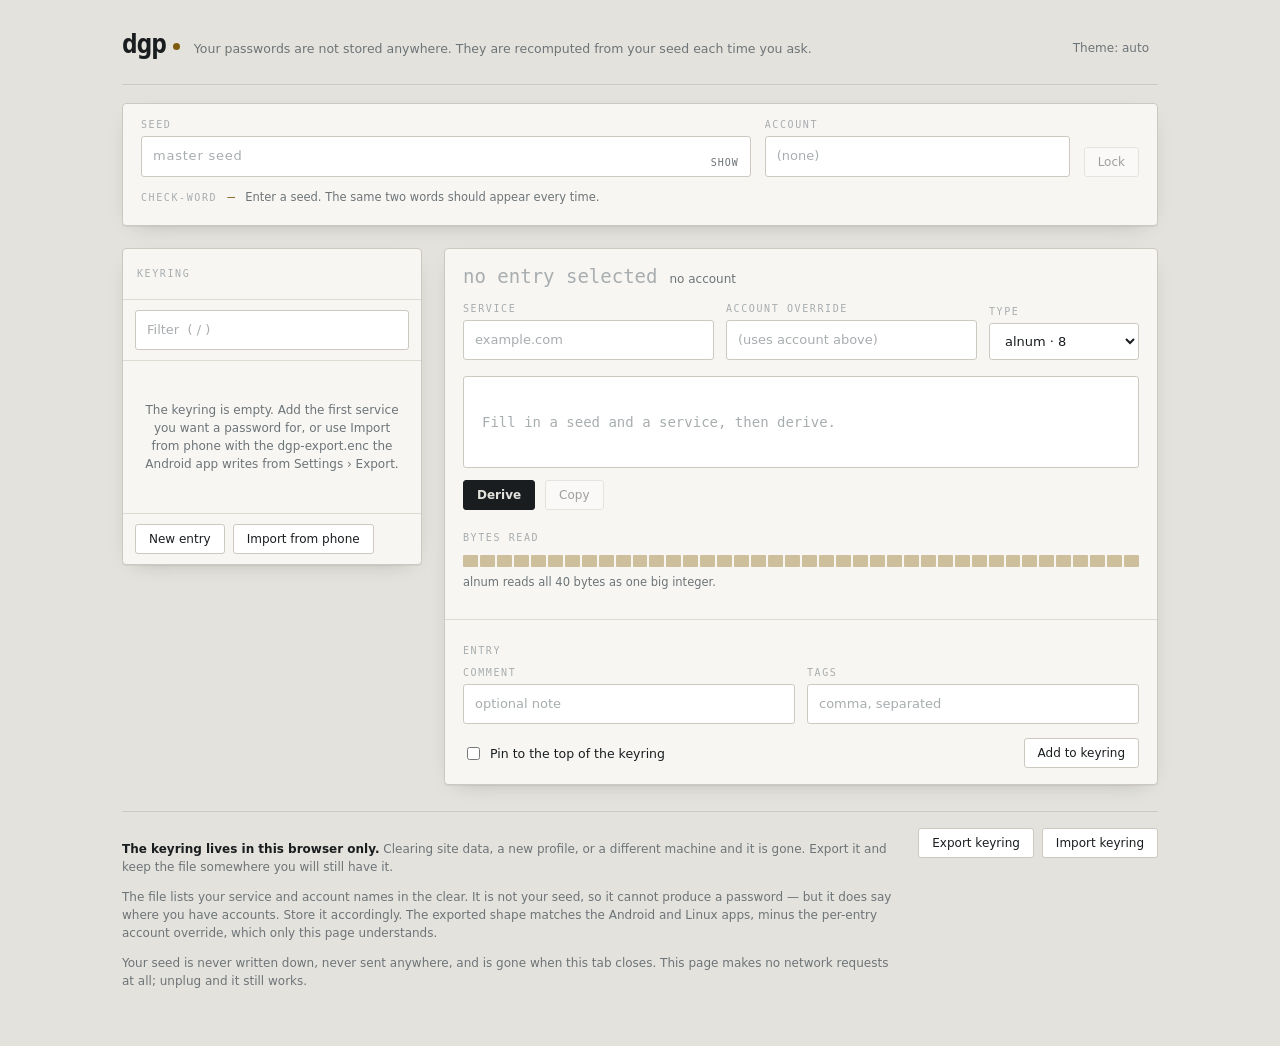
<file: web/index.html>
<!doctype html>
<html lang="en" data-theme="auto">
<head>
<meta charset="utf-8">
<meta name="viewport" content="width=device-width, initial-scale=1">
<meta name="referrer" content="no-referrer">
<meta name="theme-color" content="#e4e2dc" media="(prefers-color-scheme: light)">
<meta name="theme-color" content="#101416" media="(prefers-color-scheme: dark)">
<!-- Enforced, not merely intended: default-src 'none' plus connect-src 'none'
     means the browser itself refuses every fetch, socket, beacon, font, image
     and stylesheet this page could ever try to make. Inline script and style are
     the only allowances, because the page is one file with everything in it.
     If a future edit adds a network call, it does not degrade quietly - it is
     blocked. -->
<meta http-equiv="Content-Security-Policy"
      content="default-src 'none'; script-src 'unsafe-inline'; style-src 'unsafe-inline'; connect-src 'none'; img-src 'none'; font-src 'none'; object-src 'none'; frame-src 'none'; base-uri 'none'; form-action 'none'">
<title>dgp</title>
<style>
/* ------------------------------------------------------------------ tokens
   One warm colour on a grey machine. Everything on this page is instrument
   housing - hairlines, stone, slate - except the derived string, which is the
   only saturated thing you will ever see here. That is the whole visual rule;
   if a second thing starts competing for the brass, the second thing is wrong. */
:root {
  color-scheme: light;
  --bg:      #e4e2dc;
  --surface: #f7f6f3;
  --raised:  #ffffff;
  --ink:     #191d1f;
  --muted:   #6d7478;
  --faint:   #a8adaf;
  --line:    #cdc9c1;
  --line-soft: #ded9d1;
  --brass:   #7d5c12;
  --brass-dim: #9c7c33;
  --danger:  #8c2f22;
  --cell:    #d3cec5;
  --focus:   #1c4f7a;
  --shadow:  0 1px 0 rgba(25,29,31,.05), 0 6px 22px -14px rgba(25,29,31,.4);
}
@media (prefers-color-scheme: dark) {
  :root:not([data-theme="light"]) {
    color-scheme: dark;
    --bg:      #101416;
    --surface: #191e21;
    --raised:  #212729;
    --ink:     #e7eae8;
    --muted:   #8d9793;
    --faint:   #5e6866;
    --line:    #2c3336;
    --line-soft: #242a2d;
    --brass:   #dcae55;
    --brass-dim: #b08c3e;
    --danger:  #e08373;
    --cell:    #333b3e;
    --focus:   #6fb2e6;
    --shadow:  0 1px 0 rgba(0,0,0,.3), 0 8px 26px -16px rgba(0,0,0,.9);
  }
}
:root[data-theme="dark"] {
  color-scheme: dark;
  --bg:      #101416;
  --surface: #191e21;
  --raised:  #212729;
  --ink:     #e7eae8;
  --muted:   #8d9793;
  --faint:   #5e6866;
  --line:    #2c3336;
  --line-soft: #242a2d;
  --brass:   #dcae55;
  --brass-dim: #b08c3e;
  --danger:  #e08373;
  --cell:    #333b3e;
  --focus:   #6fb2e6;
  --shadow:  0 1px 0 rgba(0,0,0,.3), 0 8px 26px -16px rgba(0,0,0,.9);
}

/* Monospace is the display face here, not the code face. Everything this tool
   produces is a fixed-width string, so the page is set in the shape of its own
   output; the humanist sans is demoted to captions and running text. */
:root {
  --mono: ui-monospace, "DejaVu Sans Mono", "Liberation Mono", "SF Mono", Menlo, Consolas, monospace;
  --sans: system-ui, -apple-system, Cantarell, "Segoe UI", Roboto, "Helvetica Neue", Arial, sans-serif;
}

* { box-sizing: border-box; }
html, body { height: 100%; }
body {
  margin: 0;
  background: var(--bg);
  color: var(--ink);
  font: 400 14px/1.55 var(--sans);
  -webkit-font-smoothing: antialiased;
}
:where(a) { color: var(--focus); }
:focus-visible {
  outline: 2px solid var(--focus);
  outline-offset: 2px;
  border-radius: 2px;
}

/* -------------------------------------------------------------- primitives */
.eyebrow {
  font: 500 10px/1 var(--mono);
  letter-spacing: .16em;
  text-transform: uppercase;
  color: var(--faint);
}
.hint { font-size: 12px; line-height: 1.5; color: var(--muted); }
.hint strong { font-weight: 600; color: var(--ink); }
.hint + .hint { margin-top: 8px; }

button, input, select, textarea { font: inherit; color: inherit; }
.btn {
  font: 500 12px/1 var(--sans);
  padding: 8px 13px;
  border: 1px solid var(--line);
  border-radius: 3px;
  background: var(--raised);
  color: var(--ink);
  cursor: pointer;
  white-space: nowrap;
  transition: border-color .12s, background .12s;
}
@media (hover: hover) { .btn:hover:not(:disabled) { border-color: var(--muted); } }
.btn:disabled { opacity: .4; cursor: not-allowed; }
.btn-quiet {
  border-color: transparent;
  background: transparent;
  color: var(--muted);
  padding: 6px 8px;
}
@media (hover: hover) { .btn-quiet:hover:not(:disabled) { color: var(--ink); border-color: var(--line); } }
@media (hover: hover) { .btn-danger:hover:not(:disabled) { color: var(--danger); border-color: var(--danger); } }
.btn-primary {
  border-color: var(--ink);
  background: var(--ink);
  color: var(--bg);
  font-weight: 600;
}
@media (hover: hover) { .btn-primary:hover:not(:disabled) { background: var(--muted); border-color: var(--muted); } }

.field { display: block; }
.field > .eyebrow { display: block; margin-bottom: 6px; }
.input {
  width: 100%;
  padding: 9px 11px;
  border: 1px solid var(--line);
  border-radius: 3px;
  background: var(--raised);
  font-family: var(--mono);
  font-size: 13px;
}
.input::placeholder { color: var(--faint); font-family: var(--sans); }
select.input { font-family: var(--sans); cursor: pointer; }

/* ------------------------------------------------------------------ chrome */
.page {
  max-width: 1080px;
  margin: 0 auto;
  padding: 26px 22px 44px;
}
.masthead {
  display: flex;
  align-items: baseline;
  gap: 14px;
  flex-wrap: wrap;
  padding-bottom: 14px;
  border-bottom: 1px solid var(--line);
}
.wordmark {
  font: 600 26px/1 var(--mono);
  letter-spacing: -.04em;
}
.wordmark::after {
  content: "";
  display: inline-block;
  width: 7px; height: 7px;
  margin-left: 7px;
  border-radius: 50%;
  background: var(--brass);
  vertical-align: 3px;
}
.tagline { font-size: 12.5px; color: var(--muted); flex: 1 1 240px; }
.masthead .btn-quiet { align-self: center; }

/* ---------------------------------------------------------------- identity
   The seed bar. Nothing below it does anything until this is filled, so it sits
   above the fold as a gate rather than as one field among many. */
.identity {
  margin: 18px 0 22px;
  padding: 16px 18px;
  background: var(--surface);
  border: 1px solid var(--line);
  border-radius: 4px;
  box-shadow: var(--shadow);
}
.identity-row {
  display: grid;
  grid-template-columns: minmax(0, 2fr) minmax(0, 1fr) auto;
  gap: 14px;
  align-items: end;
}
.seed-wrap { position: relative; }
.seed-wrap .input { padding-right: 58px; letter-spacing: .06em; }
.seed-reveal {
  position: absolute;
  right: 4px; bottom: 4px;
  padding: 5px 8px;
  font: 500 10px/1 var(--mono);
  letter-spacing: .1em;
  text-transform: uppercase;
  border: 0; border-radius: 2px;
  background: transparent;
  color: var(--muted);
  cursor: pointer;
}
@media (hover: hover) { .seed-reveal:hover { color: var(--ink); } }
.identity-actions { display: flex; gap: 8px; }
@media (max-width: 640px) {
  .identity-row { grid-template-columns: minmax(0, 1fr); }
  .identity-actions { justify-content: flex-end; }
}

.checkword {
  margin-top: 12px;
  display: flex;
  align-items: baseline;
  gap: 10px;
  flex-wrap: wrap;
  min-height: 20px;
}
.checkword-value {
  font: 500 13px/1 var(--mono);
  color: var(--brass);
  letter-spacing: .01em;
}
.checkword-note { font-size: 11.5px; color: var(--muted); }

/* ------------------------------------------------------------------- board */
.board {
  display: grid;
  grid-template-columns: minmax(240px, 300px) minmax(0, 1fr);
  gap: 22px;
  align-items: start;
}
@media (max-width: 780px) {
  .board { grid-template-columns: minmax(0, 1fr); }
}
.panel {
  background: var(--surface);
  border: 1px solid var(--line);
  border-radius: 4px;
  box-shadow: var(--shadow);
}
.panel-head {
  display: flex;
  align-items: center;
  justify-content: space-between;
  gap: 10px;
  padding: 12px 14px;
  border-bottom: 1px solid var(--line-soft);
}

/* ----------------------------------------------------------------- keyring */
.keyring-filter { padding: 10px 12px; border-bottom: 1px solid var(--line-soft); }
.keyring-list {
  list-style: none;
  margin: 0; padding: 6px;
  max-height: 52vh;
  overflow-y: auto;
}
.entry {
  display: block;
  width: 100%;
  text-align: left;
  padding: 8px 10px;
  border: 1px solid transparent;
  border-radius: 3px;
  background: transparent;
  cursor: pointer;
}
@media (hover: hover) { .entry:hover { background: var(--raised); } }
.entry[aria-current="true"] {
  background: var(--raised);
  border-color: var(--line);
}
.entry[aria-current="true"] .entry-name { color: var(--brass); }
.entry-name {
  font: 500 13px/1.3 var(--mono);
  word-break: break-all;
}
.entry-sub {
  margin-top: 2px;
  font-size: 11.5px;
  color: var(--muted);
  display: flex; gap: 8px; flex-wrap: wrap;
}
.entry.is-archived .entry-name { color: var(--faint); }
.pin { color: var(--brass-dim); }
.empty { padding: 22px 14px; text-align: center; }
.keyring-foot { padding: 10px 12px; border-top: 1px solid var(--line-soft); display: flex; gap: 8px; flex-wrap: wrap; }

/* ------------------------------------------------------------------ derive */
.derive-head {
  padding: 16px 18px 0;
  display: flex;
  align-items: baseline;
  gap: 12px;
  flex-wrap: wrap;
}
.derive-title {
  font: 500 19px/1.2 var(--mono);
  word-break: break-all;
}
.derive-title.is-placeholder { color: var(--faint); font-weight: 400; }
.derive-meta { font-size: 12px; color: var(--muted); }
.derive-form {
  padding: 16px 18px;
  display: grid;
  grid-template-columns: minmax(0, 1fr) minmax(0, 1fr) minmax(0, 150px);
  gap: 12px;
  align-items: end;
}
@media (max-width: 560px) { .derive-form { grid-template-columns: minmax(0, 1fr); } }

/* The slab. The one saturated element on the page. */
.slab {
  margin: 0 18px;
  padding: 20px 18px;
  border: 1px solid var(--line);
  border-radius: 3px;
  background: var(--raised);
  min-height: 92px;
  display: flex;
  align-items: center;
}
.slab-value {
  font: 600 clamp(20px, 3.4vw, 30px)/1.25 var(--mono);
  letter-spacing: -.015em;
  color: var(--brass);
  word-break: break-all;
  user-select: all;
}
.slab-value.is-idle {
  font-size: 14px;
  font-weight: 400;
  letter-spacing: 0;
  color: var(--faint);
  user-select: auto;
}
@media (prefers-reduced-motion: no-preference) {
  .slab-value.is-fresh { animation: settle .22s ease-out; }
}
@keyframes settle { from { opacity: 0; transform: translateY(2px); } }

.slab-foot {
  padding: 12px 18px 16px;
  display: flex;
  align-items: center;
  gap: 10px;
  flex-wrap: wrap;
}
.slab-foot .grow { flex: 1 1 auto; }
.status { font-size: 12px; color: var(--muted); min-height: 18px; }
.status.is-error { color: var(--danger); }

/* --------------------------------------------------------------- bytemap
   Forty cells for the forty bytes PBKDF2 hands back. The lit ones are the bytes
   this type actually reads: four for hex, eight for hexlong, the whole buffer
   for anything that goes through the big-integer path. It is the only honest
   way to draw what "type" means, and it leaks nothing - the cells carry no
   values, only which slots were consulted. */
.bytemap { padding: 0 18px 16px; }
.bytemap-cells {
  display: flex;
  gap: 2px;
  margin-top: 7px;
}
.bytemap-cell {
  flex: 1 1 0;
  height: 12px;
  min-width: 2px;
  border-radius: 1px;
  background: var(--cell);
  transition: background .18s;
}
.bytemap-cell.is-lit { background: var(--brass); }
/* Until something is derived the map is an explainer, not a readout - keep it
   from looking like output. */
.panel:has(.slab-value.is-idle) .bytemap-cell.is-lit { background: var(--brass-dim); opacity: .45; }
@media (prefers-reduced-motion: reduce) { .bytemap-cell { transition: none; } }
.bytemap-label { margin-top: 7px; font-size: 11.5px; color: var(--muted); }

/* ----------------------------------------------------------------- editor */
.editor { padding: 16px 18px; border-top: 1px solid var(--line-soft); }
.editor > .eyebrow { display: block; margin-bottom: 12px; }
.editor-grid {
  display: grid;
  grid-template-columns: minmax(0, 1fr) minmax(0, 1fr);
  gap: 12px;
}
@media (max-width: 560px) { .editor-grid { grid-template-columns: minmax(0, 1fr); } }
.editor-actions { margin-top: 14px; display: flex; gap: 8px; flex-wrap: wrap; }
.editor-actions .grow { flex: 1 1 auto; }
.check-row { display: flex; align-items: center; gap: 7px; font-size: 12.5px; }
@media (max-width: 560px) {
  .editor-actions .check-row { flex-basis: 100%; }
  .editor-actions .grow { display: none; }
}
/* Fingers, not cursors: 44px targets, and 16px text in inputs because iOS
   Safari zooms the whole page on focusing anything smaller. */
@media (pointer: coarse) {
  .btn { min-height: 44px; padding: 0 16px; font-size: 14px; }
  .btn-quiet { min-height: 44px; }
  .input { min-height: 44px; font-size: 16px; }
  .seed-reveal { min-height: 44px; bottom: 0; right: 0; padding: 0 12px; }
  .entry { min-height: 44px; }
}

/* ---------------------------------------------------------------- colophon */
.colophon {
  margin-top: 26px;
  padding-top: 16px;
  border-top: 1px solid var(--line);
  display: grid;
  grid-template-columns: minmax(0, 1fr) auto;
  gap: 18px;
  align-items: start;
}
@media (max-width: 660px) { .colophon { grid-template-columns: minmax(0, 1fr); } }
.colophon-actions { display: flex; gap: 8px; flex-wrap: wrap; }
.pin-row { flex-basis: 100%; display: flex; gap: 8px; align-items: end; flex-wrap: wrap; }
.pin-row[hidden] { display: none; }
.pin-row .field { flex: 1 1 180px; }
.pin-note { flex-basis: 100%; margin: 0; }
.sr-only {
  position: absolute; width: 1px; height: 1px;
  padding: 0; margin: -1px; overflow: hidden;
  clip: rect(0 0 0 0); white-space: nowrap; border: 0;
}
</style>
</head>
<body>
<div class="page">

  <header class="masthead">
    <div class="wordmark">dgp</div>
    <p class="tagline">Your passwords are not stored anywhere. They are recomputed from your seed each time you ask.</p>
    <button type="button" class="btn btn-quiet" id="theme-btn" aria-live="off">Theme: auto</button>
  </header>

  <section class="identity" aria-labelledby="identity-h">
    <h2 class="sr-only" id="identity-h">Identity</h2>
    <div class="identity-row">
      <label class="field seed-wrap">
        <span class="eyebrow">Seed</span>
        <input class="input" id="seed" type="password" autocomplete="off"
               autocapitalize="off" autocorrect="off" spellcheck="false"
               placeholder="master seed">
        <button type="button" class="seed-reveal" id="seed-reveal"
                aria-label="Show seed">Show</button>
      </label>
      <label class="field">
        <span class="eyebrow">Account</span>
        <input class="input" id="account" type="text" autocomplete="off"
               autocapitalize="off" autocorrect="off" spellcheck="false"
               placeholder="(none)">
      </label>
      <div class="identity-actions">
        <button type="button" class="btn btn-danger" id="lock-btn" disabled>Lock</button>
      </div>
    </div>
    <div class="checkword">
      <span class="eyebrow">Check-word</span>
      <span class="checkword-value" id="checkword">&mdash;</span>
      <span class="checkword-note" id="checkword-note">Enter a seed. The same two words should appear every time.</span>
    </div>
  </section>

  <div class="board">

    <section class="panel" aria-labelledby="keyring-h">
      <div class="panel-head">
        <h2 class="eyebrow" id="keyring-h">Keyring</h2>
        <span class="eyebrow" id="keyring-count"></span>
      </div>
      <div class="keyring-filter">
        <input class="input" id="filter" type="search" autocomplete="off"
               placeholder="Filter  ( / )" aria-label="Filter entries">
      </div>
      <ul class="keyring-list" id="keyring"></ul>
      <div class="keyring-foot">
        <button type="button" class="btn" id="new-btn">New entry</button>
        <button type="button" class="btn" id="phone-import-btn">Import from phone</button>
      </div>
    </section>

    <section class="panel" id="derive-panel" aria-labelledby="derive-h">
      <h2 class="sr-only" id="derive-h">Derive</h2>
      <div class="derive-head">
        <span class="derive-title is-placeholder" id="derive-title">no entry selected</span>
        <span class="derive-meta" id="derive-meta"></span>
      </div>

      <div class="derive-form">
        <label class="field">
          <span class="eyebrow">Service</span>
          <input class="input" id="service" type="text" autocomplete="off"
                 autocapitalize="off" autocorrect="off" spellcheck="false"
                 placeholder="example.com">
        </label>
        <label class="field">
          <span class="eyebrow">Account override</span>
          <input class="input" id="entry-account" type="text" autocomplete="off"
                 autocapitalize="off" autocorrect="off" spellcheck="false"
                 placeholder="(uses account above)">
        </label>
        <label class="field">
          <span class="eyebrow">Type</span>
          <select class="input" id="type">
            <option value="alnum">alnum &middot; 8</option>
            <option value="alnumlong">alnumlong &middot; 12</option>
            <option value="base58">base58 &middot; 8</option>
            <option value="base58long">base58long &middot; 12</option>
            <option value="hex">hex &middot; 8</option>
            <option value="hexlong">hexlong &middot; 16</option>
            <option value="xkcd">xkcd &middot; 4 words</option>
            <option value="xkcdlong">xkcdlong &middot; 6 words</option>
            <option value="vault" hidden>vault &middot; stored secret</option>
          </select>
        </label>
      </div>

      <div class="slab">
        <output class="slab-value is-idle" id="slab" for="seed service type"
                aria-live="polite">Fill in a seed and a service, then derive.</output>
      </div>

      <div class="slab-foot">
        <button type="button" class="btn btn-primary" id="derive-btn">Derive</button>
        <button type="button" class="btn" id="copy-btn" disabled>Copy</button>
        <span class="grow"></span>
        <span class="status" id="status" role="status"></span>
      </div>

      <div class="bytemap">
        <span class="eyebrow">Bytes read</span>
        <div class="bytemap-cells" id="bytemap" aria-hidden="true"></div>
        <p class="bytemap-label" id="bytemap-label"></p>
      </div>

      <div class="editor" id="editor" hidden>
        <h3 class="eyebrow" id="editor-h">Entry</h3>
        <div class="editor-grid">
          <label class="field">
            <span class="eyebrow">Comment</span>
            <input class="input" id="comment" type="text" autocomplete="off"
                   placeholder="optional note">
          </label>
          <label class="field">
            <span class="eyebrow">Tags</span>
            <input class="input" id="tags" type="text" autocomplete="off"
                   placeholder="comma, separated">
          </label>
        </div>
        <div class="editor-actions">
          <label class="check-row">
            <input type="checkbox" id="pinned"> Pin to the top of the keyring
          </label>
          <span class="grow"></span>
          <button type="button" class="btn" id="save-btn">Save entry</button>
          <button type="button" class="btn btn-danger" id="delete-btn" hidden>Remove</button>
        </div>
      </div>
    </section>
  </div>

  <footer class="colophon">
    <div>
      <p class="hint">
        <strong>The keyring lives in this browser only.</strong> Clearing site data, a new
        profile, or a different machine and it is gone. Export it and keep the file
        somewhere you will still have it.
      </p>
      <p class="hint">
        The file lists your service and account names in the clear. It is not your seed,
        so it cannot produce a password &mdash; but it does say where you have accounts.
        Store it accordingly. The exported shape matches the Android and Linux apps, minus
        the per-entry account override, which only this page understands.
      </p>
      <p class="hint">
        Your seed is never written down, never sent anywhere, and is gone when this tab
        closes. This page makes no network requests at all; unplug and it still works.
      </p>
    </div>
    <div class="colophon-actions">
      <button type="button" class="btn" id="export-btn">Export keyring</button>
      <button type="button" class="btn" id="import-btn">Import keyring</button>
      <input type="file" id="import-file"
             accept="application/json,.json,.enc,application/octet-stream,text/plain"
             class="sr-only" aria-hidden="true" tabindex="-1">
      <div class="pin-row" id="pin-row" hidden>
        <label class="field">
          <span class="eyebrow">Export PIN</span>
          <input class="input" id="import-pin" type="password" autocomplete="off"
                 autocapitalize="off" autocorrect="off" spellcheck="false"
                 placeholder="the PIN you exported with">
        </label>
        <button type="button" class="btn btn-primary" id="pin-ok">Unlock</button>
        <button type="button" class="btn btn-quiet" id="pin-cancel">Cancel</button>
        <p class="status pin-note" id="pin-note" role="status"></p>
      </div>
    </div>
  </footer>
</div>

<script>
"use strict";
/* === DGP-ENGINE-BEGIN === */
/* The DGP derivation. This block is cut out of this file verbatim by
 * web/test-vectors.mjs and run against the golden vectors, so it is the same
 * text that ships - there is no second copy to drift.
 *
 * Every constant below is load-bearing and every one of them has been wrong in
 * a previous port. PBKDF2-HMAC-SHA1, 42000 iterations, 40 bytes out, password =
 * seed + account concatenated, salt = the service name. Change one and the page
 * keeps working, keeps looking right, and answers differently forever.
 *
 * Authority order: app/src/main/java/com/dgp/engine/DgpEngine.kt, then
 * linux/dgp/engine.py, then the contract doc.
 */
const DGP_ITERATIONS = 42000;
const DGP_DKLEN = 40;
const DGP_BASE58 = "123456789ABCDEFGHJKLMNPQRSTUVWXYZabcdefghijkmnopqrstuvwxyz";
/* Domain separator for the seed check-word; deliberately not a service name, so
 * a check-word can never collide with a password derivation. */
const DGP_FP_SALT = "dgp-flag-fp:v1";

const DGP_WORDS = (
  "abandon ability able about above absent absorb abstract absurd abuse access accident " +
  "account accuse achieve acid acoustic acquire across act action actor actress actual " +
  "adapt add addict address adjust admit adult advance advice aerobic affair afford afraid " +
  "again age agent agree ahead aim air airport aisle alarm album alcohol alert alien all " +
  "alley allow almost alone alpha already also alter always amateur amazing among amount " +
  "amused analyst anchor ancient anger angle angry animal ankle announce annual another " +
  "answer antenna antique anxiety any apart apology appear apple approve april arch arctic " +
  "area arena argue arm armed armor army around arrange arrest arrive arrow art artefact " +
  "artist artwork ask aspect assault asset assist assume asthma athlete atom attack attend " +
  "attitude attract auction audit august aunt author auto autumn average avocado avoid " +
  "awake aware away awesome awful awkward axis baby bachelor bacon badge bag balance " +
  "balcony ball bamboo banana banner bar barely bargain barrel base basic basket battle " +
  "beach bean beauty because become beef before begin behave behind believe below belt " +
  "bench benefit best betray better between beyond bicycle bid bike bind biology bird birth " +
  "bitter black blade blame blanket blast bleak bless blind blood blossom blouse blue blur " +
  "blush board boat body boil bomb bone bonus book boost border boring borrow boss bottom " +
  "bounce box boy bracket brain brand brass brave bread breeze brick bridge brief bright " +
  "bring brisk broccoli broken bronze broom brother brown brush bubble buddy budget buffalo " +
  "build bulb bulk bullet bundle bunker burden burger burst bus business busy butter buyer " +
  "buzz cabbage cabin cable cactus cage cake call calm camera camp can canal cancel candy " +
  "cannon canoe canvas canyon capable capital captain car carbon card cargo carpet carry " +
  "cart case cash casino castle casual cat catalog catch category cattle caught cause " +
  "caution cave ceiling celery cement census century cereal certain chair chalk champion " +
  "change chaos chapter charge chase chat cheap check cheese chef cherry chest chicken " +
  "chief child chimney choice choose chronic chuckle chunk churn cigar cinnamon circle " +
  "citizen city civil claim clap clarify claw clay clean clerk clever click client cliff " +
  "climb clinic clip clock clog close cloth cloud clown club clump cluster clutch coach " +
  "coast coconut code coffee coil coin collect color column combine come comfort comic " +
  "common company concert conduct confirm congress connect consider control convince cook " +
  "cool copper copy coral core corn correct cost cotton couch country couple course cousin " +
  "cover coyote crack cradle craft cram crane crash crater crawl crazy cream credit creek " +
  "crew cricket crime crisp critic crop cross crouch crowd crucial cruel cruise crumble " +
  "crunch crush cry crystal cube culture cup cupboard curious current curtain curve cushion " +
  "custom cute cycle dad damage damp dance danger daring dash daughter dawn day deal debate " +
  "debris decade december decide decline decorate decrease deer defense define defy degree " +
  "delay deliver demand demise denial dentist deny depart depend deposit depth deputy " +
  "derive describe desert design desk despair destroy detail detect develop device devote " +
  "diagram dial diamond diary dice diesel diet differ digital dignity dilemma dinner " +
  "dinosaur direct dirt disagree discover disease dish dismiss disorder display distance " +
  "divert divide divorce dizzy doctor document dog doll dolphin domain donate donkey donor " +
  "door dose double dove draft dragon drama drastic draw dream dress drift drill drink drip " +
  "drive drop drum dry duck dumb dune during dust dutch duty dwarf dynamic eager eagle " +
  "early earn earth easily east easy echo ecology economy edge edit educate effort egg " +
  "eight either elbow elder electric elegant element elephant elevator elite else embark " +
  "embody embrace emerge emotion employ empower empty enable enact end endless endorse " +
  "enemy energy enforce engage engine enhance enjoy enlist enough enrich enroll ensure " +
  "enter entire entry envelope episode equal equip era erase erode erosion error erupt " +
  "escape essay essence estate eternal ethics evidence evil evoke evolve exact example " +
  "excess exchange excite exclude excuse execute exercise exhaust exhibit exile exist exit " +
  "exotic expand expect expire explain expose express extend extra eye eyebrow fabric face " +
  "faculty fade faint faith fall false fame family famous fan fancy fantasy farm fashion " +
  "fat fatal father fatigue fault favorite feature february federal fee feed feel female " +
  "fence festival fetch fever few fiber fiction field figure file film filter final find " +
  "fine finger finish fire firm first fiscal fish fit fitness fix flag flame flash flat " +
  "flavor flee flight flip float flock floor flower fluid flush fly foam focus fog foil " +
  "fold follow food foot force forest forget fork fortune forum forward fossil foster found " +
  "fox fragile frame frequent fresh friend fringe frog front frost frown frozen fruit fuel " +
  "fun funny furnace fury future gadget gain galaxy gallery game gap garage garbage garden " +
  "garlic garment gas gasp gate gather gauge gaze general genius genre gentle genuine " +
  "gesture ghost giant gift giggle ginger giraffe girl give glad glance glare glass glide " +
  "glimpse globe gloom glory glove glow glue goat goddess gold good goose gorilla gospel " +
  "gossip govern gown grab grace grain grant grape grass gravity great green grid grief " +
  "grit grocery group grow grunt guard guess guide guilt guitar gun gym habit hair half " +
  "hammer hamster hand happy harbor hard harsh harvest hat have hawk hazard head health " +
  "heart heavy hedgehog height hello helmet help hen hero hidden high hill hint hip hire " +
  "history hobby hockey hold hole holiday hollow home honey hood hope horn horror horse " +
  "hospital host hotel hour hover hub huge human humble humor hundred hungry hunt hurdle " +
  "hurry hurt husband hybrid ice icon idea identify idle ignore ill illegal illness image " +
  "imitate immense immune impact impose improve impulse inch include income increase index " +
  "indicate indoor industry infant inflict inform inhale inherit initial inject injury " +
  "inmate inner innocent input inquiry insane insect inside inspire install intact interest " +
  "into invest invite involve iron island isolate issue item ivory jacket jaguar jar jazz " +
  "jealous jeans jelly jewel job join joke journey joy judge juice jump jungle junior junk " +
  "just kangaroo keen keep ketchup key kick kid kidney kind kingdom kiss kit kitchen kite " +
  "kitten kiwi knee knife knock know lab label labor ladder lady lake lamp language laptop " +
  "large later latin laugh laundry lava law lawn lawsuit layer lazy leader leaf learn leave " +
  "lecture left leg legal legend leisure lemon lend length lens leopard lesson letter level " +
  "liar liberty library license life lift light like limb limit link lion liquid list " +
  "little live lizard load loan lobster local lock logic lonely long loop lottery loud " +
  "lounge love loyal lucky luggage lumber lunar lunch luxury lyrics machine mad magic " +
  "magnet maid mail main major make mammal man manage mandate mango mansion manual maple " +
  "marble march margin marine market marriage mask mass master match material math matrix " +
  "matter maximum maze meadow mean measure meat mechanic medal media melody melt member " +
  "memory mention menu mercy merge merit merry mesh message metal method middle midnight " +
  "milk million mimic mind minimum minor minute miracle mirror misery miss mistake mix " +
  "mixed mixture mobile model modify mom moment monitor monkey monster month moon moral " +
  "more morning mosquito mother motion motor mountain mouse move movie much muffin mule " +
  "multiply muscle museum mushroom music must mutual myself mystery myth naive name napkin " +
  "narrow nasty nation nature near neck need negative neglect neither nephew nerve nest net " +
  "network neutral never news next nice night noble noise nominee noodle normal north nose " +
  "notable note nothing notice novel now nuclear number nurse nut oak obey object oblige " +
  "obscure observe obtain obvious occur ocean october odor off offer office often oil okay " +
  "old olive olympic omit once one onion online only open opera opinion oppose option " +
  "orange orbit orchard order ordinary organ orient original orphan ostrich other outdoor " +
  "outer output outside oval oven over own owner oxygen oyster ozone pact paddle page pair " +
  "palace palm panda panel panic panther paper parade parent park parrot party pass patch " +
  "path patient patrol pattern pause pave payment peace peanut pear peasant pelican pen " +
  "penalty pencil people pepper perfect permit person pet phone photo phrase physical piano " +
  "picnic picture piece pig pigeon pill pilot pink pioneer pipe pistol pitch pizza place " +
  "planet plastic plate play please pledge pluck plug plunge poem poet point polar pole " +
  "police pond pony pool popular portion position possible post potato pottery poverty " +
  "powder power practice praise predict prefer prepare present pretty prevent price pride " +
  "primary print priority prison private prize problem process produce profit program " +
  "project promote proof property prosper protect proud provide public pudding pull pulp " +
  "pulse pumpkin punch pupil puppy purchase purity purpose purse push put puzzle pyramid " +
  "quality quantum quarter question quick quit quiz quote rabbit raccoon race rack radar " +
  "radio rail rain raise rally ramp ranch random range rapid rare rate rather raven raw " +
  "razor ready real reason rebel rebuild recall receive recipe record recycle reduce " +
  "reflect reform refuse region regret regular reject relax release relief rely remain " +
  "remember remind remove render renew rent reopen repair repeat replace report require " +
  "rescue resemble resist resource response result retire retreat return reunion reveal " +
  "review reward rhythm rib ribbon rice rich ride ridge rifle right rigid ring riot ripple " +
  "risk ritual rival river road roast robot robust rocket romance roof rookie room rose " +
  "rotate rough round route royal rubber rude rug rule run runway rural sad saddle sadness " +
  "safe sail salad salmon salon salt salute same sample sand satisfy satoshi sauce sausage " +
  "save say scale scan scare scatter scene scheme school science scissors scorpion scout " +
  "scrap screen script scrub sea search season seat second secret section security seed " +
  "seek segment select sell seminar senior sense sentence series service session settle " +
  "setup seven shadow shaft shallow share shed shell sheriff shield shift shine ship shiver " +
  "shock shoe shoot shop short shoulder shove shrimp shrug shuffle shy sibling sick side " +
  "siege sight sign silent silk silly silver similar simple since sing siren sister situate " +
  "six size skate sketch ski skill skin skirt skull slab slam sleep slender slice slide " +
  "slight slim slogan slot slow slush small smart smile smoke smooth snack snake snap sniff " +
  "snow soap soccer social sock soda soft solar soldier solid solution solve someone song " +
  "soon sorry sort soul sound soup source south space spare spatial spawn speak special " +
  "speed spell spend sphere spice spider spike spin spirit split spoil sponsor spoon sport " +
  "spot spray spread spring spy square squeeze squirrel stable stadium staff stage stairs " +
  "stamp stand start state stay steak steel stem step stereo stick still sting stock " +
  "stomach stone stool story stove strategy street strike strong struggle student stuff " +
  "stumble style subject submit subway success such sudden suffer sugar suggest suit summer " +
  "sun sunny sunset super supply supreme sure surface surge surprise surround survey " +
  "suspect sustain swallow swamp swap swarm swear sweet swift swim swing switch sword " +
  "symbol symptom syrup system table tackle tag tail talent talk tank tape target task " +
  "taste tattoo taxi teach team tell ten tenant tennis tent term test text thank that theme " +
  "then theory there they thing this thought three thrive throw thumb thunder ticket tide " +
  "tiger tilt timber time tiny tip tired tissue title toast tobacco today toddler toe " +
  "together toilet token tomato tomorrow tone tongue tonight tool tooth top topic topple " +
  "torch tornado tortoise toss total tourist toward tower town toy track trade traffic " +
  "tragic train transfer trap trash travel tray treat tree trend trial tribe trick trigger " +
  "trim trip trophy trouble truck true truly trumpet trust truth try tube tuition tumble " +
  "tuna tunnel turkey turn turtle twelve twenty twice twin twist two type typical ugly " +
  "umbrella unable unaware uncle uncover under undo unfair unfold unhappy uniform unique " +
  "unit universe unknown unlock until unusual unveil update upgrade uphold upon upper upset " +
  "urban urge usage use used useful useless usual utility vacant vacuum vague valid valley " +
  "valve van vanish vapor various vast vault vehicle velvet vendor venture venue verb " +
  "verify version very vessel veteran viable vibrant vicious victory video view village " +
  "vintage violin virtual virus visa visit visual vital vivid vocal voice void volcano " +
  "volume vote voyage wage wagon wait walk wall walnut want warfare warm warrior wash wasp " +
  "waste water wave way wealth weapon wear weasel weather web wedding weekend weird welcome " +
  "west wet whale what wheat wheel when where whip whisper wide width wife wild will win " +
  "window wine wing wink winner winter wire wisdom wise wish witness wolf woman wonder wood " +
  "wool word work world worry worth wrap wreck wrestle wrist write wrong yard year yellow " +
  "you young youth zebra zero zone zoo"
).split(" ");

const DGP_UTF8 = new TextEncoder();

async function dgpPbkdf2(password, salt, bytes) {
  const key = await crypto.subtle.importKey(
    "raw", DGP_UTF8.encode(password), "PBKDF2", false, ["deriveBits"]);
  const bits = await crypto.subtle.deriveBits(
    { name: "PBKDF2", hash: "SHA-1", salt: DGP_UTF8.encode(salt), iterations: DGP_ITERATIONS },
    key, bytes * 8);          /* deriveBits counts BITS, not bytes */
  return new Uint8Array(bits);
}

/* The 40 raw bytes every password type is a view onto. */
function dgpDerive(seed, account, service) {
  return dgpPbkdf2(seed + account, service, DGP_DKLEN);
}

/* Big-endian over the whole buffer, matching int.from_bytes(data, "big") and
 * Kotlin's BigInteger(1, data). */
function dgpToBigInt(bytes) {
  let n = 0n;
  for (const b of bytes) n = (n << 8n) | BigInt(b);
  return n;
}

/* Least-significant digit first, and the result is NOT reversed. That is not a
 * bug being faithfully reproduced by accident - it is what both engines emit,
 * and the golden vectors pin it. No leading-'1' zero padding either. */
function dgpToBase58(bytes) {
  let n = dgpToBigInt(bytes);
  let out = "";
  while (n > 0n) {
    out += DGP_BASE58[Number(n % 58n)];
    n /= 58n;
  }
  return out;
}

/* Words come off the same integer 11 bits at a time, low group first, each
 * TitleCased and concatenated with no separator. Stops early if the integer
 * runs out before `count` words - so a small enough buffer yields a short
 * password, which is the existing behaviour and not something to "fix" here. */
function dgpToXkcd(bytes, count) {
  let n = dgpToBigInt(bytes);
  let out = "";
  let left = count;
  while (n > 0n && left > 0) {
    const w = DGP_WORDS[Number(n % 2048n)];
    out += w[0].toUpperCase() + w.slice(1);
    n /= 2048n;
    left--;
  }
  return out;
}

/* First left-to-right window of the base58 string carrying a digit, a lowercase
 * and an uppercase. Falls back to the leading `length` characters, which may
 * satisfy none of those - intended, and vector-covered. */
function dgpGrabAlnum(bytes, length) {
  const raw = dgpToBase58(bytes);
  for (let i = 0; i + length <= raw.length; i++) {
    const c = raw.slice(i, i + length);
    if (/[0-9]/.test(c) && /[a-z]/.test(c) && /[A-Z]/.test(c)) return c;
  }
  return raw.slice(0, length);
}

function dgpHex(bytes, n) {
  let out = "";
  for (let i = 0; i < n; i++) out += bytes[i].toString(16).padStart(2, "0");
  return out;
}

/* Which of the 40 bytes a type actually consumes. Drives the bytemap readout;
 * kept beside the switch below so the two cannot disagree. */
function dgpBytesRead(type) {
  switch (type) {
    case "hex": return 4;
    case "hexlong": return 8;
    case "aeskey": return 32;
    case "alnum": case "alnumlong":
    case "base58": case "base58long":
    case "xkcd": case "xkcdlong": return DGP_DKLEN;
    default: return 0;
  }
}

function dgpRender(raw, type) {
  switch (type) {
    case "hex":        return dgpHex(raw, 4);
    case "hexlong":    return dgpHex(raw, 8);
    case "alnum":      return dgpGrabAlnum(raw, 8);
    case "alnumlong":  return dgpGrabAlnum(raw, 12);
    case "base58":     return dgpToBase58(raw).slice(0, 8);
    case "base58long": return dgpToBase58(raw).slice(0, 12);
    case "xkcd":       return dgpToXkcd(raw, 4);
    case "xkcdlong":   return dgpToXkcd(raw, 6);
    /* Not a UI password type: 32 bytes of AES key material as hex, kept so the
     * engine is complete against the contract. */
    case "aeskey":     return dgpHex(raw, 32);
    default:           return "unknown type";
  }
}

async function dgpGenerate(seed, account, service, type) {
  return dgpRender(await dgpDerive(seed, account, service), type);
}

/* Two BIP-39 words derived from the identity under a reserved salt. Same low
 * group first walk as the word passwords, but lowercase and hyphenated so it
 * can never be mistaken for one. It exists to answer one question - did I type
 * my seed correctly - which no other part of this page can answer, because a
 * mistyped seed produces a perfectly plausible wrong password.
 *
 * Ported from DgpEngine.fingerprintWord; the flag gallery and vanity nonce that
 * accompany it on Android are deliberately left out. */
async function dgpCheckWord(seed, account) {
  const fp = await dgpPbkdf2(seed + account, DGP_FP_SALT, 32);
  let n = dgpToBigInt(fp);
  const words = [];
  for (let i = 0; i < 2; i++) {
    words.push(DGP_WORDS[Number(n % 2048n)]);
    n /= 2048n;
  }
  return words.join("-");
}
/* === DGP-ENGINE-END === */

/* ------------------------------------------------------------ phone export
 * The file Android writes from Settings > Export (dgp-export.enc), and the Linux
 * app's export: base64(iv[12] | AES-256-GCM(services JSON) | tag[16]), keyed by
 * PBKDF2-HMAC-SHA256(PIN, "dgp-export-v1", 600000) -> 32 bytes. Pinned in
 * docs/superpowers/specs/2026-06-14-web-app-contract.md section 3 and in
 * linux/dgp/exportcrypto.py. Returns the plaintext, or null for a wrong PIN, a
 * damaged file, or anything that is not an export - GCM cannot tell those
 * apart, so the caller must not pretend to. */
const EXPORT_SALT = "dgp-export-v1";
const EXPORT_ITERATIONS = 600000;

function exportBase64(text) {
  const b64 = String(text).replace(/[\r\n]+/g, "").trim();
  if (b64.length < 40 || b64.length % 4 || !/^[A-Za-z0-9+/]+={0,2}$/.test(b64)) return null;
  return b64;
}

async function dgpDecryptExport(text, pin) {
  const b64 = exportBase64(text);
  if (b64 === null) return null;
  const bytes = Uint8Array.from(atob(b64), (c) => c.charCodeAt(0));
  try {
    const base = await crypto.subtle.importKey(
      "raw", DGP_UTF8.encode(pin), "PBKDF2", false, ["deriveKey"]);
    const key = await crypto.subtle.deriveKey(
      { name: "PBKDF2", hash: "SHA-256", salt: DGP_UTF8.encode(EXPORT_SALT),
        iterations: EXPORT_ITERATIONS },
      base, { name: "AES-GCM", length: 256 }, false, ["decrypt"]);
    const plain = await crypto.subtle.decrypt(
      { name: "AES-GCM", iv: bytes.subarray(0, 12) }, key, bytes.subarray(12));
    return new TextDecoder("utf-8", { fatal: true }).decode(plain);
  } catch (e) {
    return null;
  }
}

/* ------------------------------------------------------------------- state
 * The seed is a local in this closure and nowhere else. It is never written to
 * storage, never put in a data attribute, never interpolated into a message,
 * and never survives the tab. Same for whatever the slab is currently showing:
 * it is on screen because it was asked for, and it goes when anything changes.
 */
const KEYRING_KEY = "dgp.keyring.v1";
const THEME_KEY = "dgp.theme";
const TYPES = ["alnum", "alnumlong", "base58", "base58long",
               "hex", "hexlong", "xkcd", "xkcdlong"];
/* A vault entry holds a user-chosen secret the phone encrypted under a key
 * derived from seed + name + account. It is not a derivation, so it is never
 * derived here, and it keeps its type: rewriting it to alnum would offer a
 * plausible password that is not the secret, and export that damage back. */
const VAULT = "vault";

let entries = [];
let selectedId = null;
let deriveToken = 0;

const $ = (id) => document.getElementById(id);
const el = {
  seed: $("seed"), seedReveal: $("seed-reveal"), account: $("account"),
  lock: $("lock-btn"), checkword: $("checkword"), checkwordNote: $("checkword-note"),
  filter: $("filter"), keyring: $("keyring"), keyringCount: $("keyring-count"),
  newBtn: $("new-btn"), phoneImportBtn: $("phone-import-btn"), title: $("derive-title"), meta: $("derive-meta"),
  service: $("service"), entryAccount: $("entry-account"), type: $("type"),
  slab: $("slab"), deriveBtn: $("derive-btn"), copyBtn: $("copy-btn"),
  status: $("status"), bytemap: $("bytemap"), bytemapLabel: $("bytemap-label"),
  editor: $("editor"), comment: $("comment"), tags: $("tags"), pinned: $("pinned"),
  saveBtn: $("save-btn"), deleteBtn: $("delete-btn"),
  exportBtn: $("export-btn"), importBtn: $("import-btn"), importFile: $("import-file"),
  themeBtn: $("theme-btn"), derivePanel: $("derive-panel"),
  pinRow: $("pin-row"), importPin: $("import-pin"), pinOk: $("pin-ok"),
  pinCancel: $("pin-cancel"), pinNote: $("pin-note"),
};

/* --------------------------------------------------------------- storage
 * Only two things are ever persisted: the keyring and the theme. Both survive
 * being absent, corrupt, or thrown at by a browser with storage disabled. */
function readStore(key) {
  try { return window.localStorage.getItem(key); } catch (e) { return null; }
}
function writeStore(key, value) {
  try { window.localStorage.setItem(key, value); return true; }
  catch (e) { return false; }
}

/* ---------------------------------------------------------------- entries
 * Wire shape is the services array from the Android/Linux config, key order and
 * omit-when-empty rules included, so a file exported here imports there. The one
 * addition is `account`: those apps hold a single account for the whole app and
 * will silently drop a per-entry one on the way through. Unknown keys are kept
 * verbatim on round-trip - encryptedSecret in particular belongs to the vault
 * this page does not implement, and dropping it would destroy a secret. */
function normalizeEntry(o) {
  if (!o || typeof o !== "object" || Array.isArray(o)) return null;
  if (typeof o.id !== "string" || typeof o.name !== "string") return null;
  const secret = typeof o.encryptedSecret === "string" && o.encryptedSecret
    ? o.encryptedSecret : null;
  return {
    id: o.id,
    name: o.name,
    type: TYPES.includes(o.type) || o.type === VAULT ? o.type : "alnum",
    comment: typeof o.comment === "string" ? o.comment : "",
    archived: o.archived === true,
    pinned: o.pinned === true,
    tags: Array.isArray(o.tags) ? o.tags.filter((t) => typeof t === "string") : [],
    // Web hosts / Android packages the autofill paths match on. This page does
    // not edit them, only keeps them, lowercased and trimmed like the apps do.
    sites: Array.isArray(o.sites)
      ? [...new Set(o.sites.filter((t) => typeof t === "string")
          .map((t) => t.trim().toLowerCase()).filter(Boolean))]
      : [],
    encryptedSecret: secret,
    account: typeof o.account === "string" && o.account ? o.account : null,
  };
}

function serializeEntry(e) {
  const out = {
    id: e.id, name: e.name, type: e.type, comment: e.comment,
    archived: e.archived, pinned: e.pinned,
  };
  if (e.tags.length) out.tags = e.tags;
  if (e.sites && e.sites.length) out.sites = e.sites;
  if (e.encryptedSecret !== null) out.encryptedSecret = e.encryptedSecret;
  if (e.account !== null) out.account = e.account;
  return out;
}

function parseKeyring(text) {
  let data;
  try { data = JSON.parse(text); } catch (e) { return null; }
  if (data && !Array.isArray(data) && Array.isArray(data.services)) data = data.services;
  if (!Array.isArray(data)) return null;
  const out = [];
  for (const raw of data) {
    const e = normalizeEntry(raw);
    if (e) out.push(e);
  }
  return out;
}

function loadKeyring() {
  entries = parseKeyring(readStore(KEYRING_KEY) || "[]") || [];
}

function saveKeyring() {
  const ok = writeStore(KEYRING_KEY, JSON.stringify(entries.map(serializeEntry)));
  if (!ok) setStatus("This browser would not save the keyring. Export it before you close the tab.", true);
  return ok;
}

function newId() {
  if (crypto.randomUUID) return crypto.randomUUID();
  const b = crypto.getRandomValues(new Uint8Array(16));
  b[6] = (b[6] & 0x0f) | 0x40;
  b[8] = (b[8] & 0x3f) | 0x80;
  const h = [...b].map((x) => x.toString(16).padStart(2, "0")).join("");
  return `${h.slice(0,8)}-${h.slice(8,12)}-${h.slice(12,16)}-${h.slice(16,20)}-${h.slice(20)}`;
}

/* ------------------------------------------------------------------- view */
function setStatus(text, isError) {
  el.status.textContent = text;
  el.status.classList.toggle("is-error", !!isError);
  /* On a phone the status line is a screen away from the PIN field; while the
     PIN row is open, say it there too. */
  if (!el.pinRow.hidden) {
    el.pinNote.textContent = text;
    el.pinNote.classList.toggle("is-error", !!isError);
  }
}

function clearResult(why) {
  deriveToken++;
  el.slab.textContent = why || "Fill in a seed and a service, then derive.";
  el.slab.classList.add("is-idle");
  el.slab.classList.remove("is-fresh");
  el.copyBtn.disabled = true;
}

function sortedEntries() {
  return entries.slice().sort((a, b) => {
    if (a.archived !== b.archived) return a.archived ? 1 : -1;
    if (a.pinned !== b.pinned) return a.pinned ? -1 : 1;
    return a.name.localeCompare(b.name) || (a.account || "").localeCompare(b.account || "");
  });
}

function matches(e, q) {
  if (!q) return true;
  const hay = [e.name, e.account || "", e.comment, e.tags.join(" ")].join(" ").toLowerCase();
  return hay.includes(q);
}

function renderKeyring() {
  const q = el.filter.value.trim().toLowerCase();
  const list = sortedEntries().filter((e) => matches(e, q));
  el.keyring.textContent = "";
  el.keyringCount.textContent = entries.length
    ? (q ? `${list.length}/${entries.length}` : String(entries.length))
    : "";

  if (!list.length) {
    const li = document.createElement("li");
    li.className = "empty";
    const p = document.createElement("p");
    p.className = "hint";
    p.textContent = entries.length
      ? "Nothing matches that filter."
      : "The keyring is empty. Add the first service you want a password for, or use "
        + "Import from phone with the dgp-export.enc the Android app writes from Settings › Export.";
    li.appendChild(p);
    el.keyring.appendChild(li);
    return;
  }

  for (const e of list) {
    const li = document.createElement("li");
    const btn = document.createElement("button");
    btn.type = "button";
    btn.className = "entry" + (e.archived ? " is-archived" : "");
    btn.setAttribute("aria-current", String(e.id === selectedId));
    btn.dataset.id = e.id;

    const name = document.createElement("span");
    name.className = "entry-name";
    name.textContent = e.name || "(unnamed)";
    btn.appendChild(name);

    const sub = document.createElement("span");
    sub.className = "entry-sub";
    const bits = [];
    if (e.pinned) bits.push(["pin", "pinned"]);
    bits.push([null, e.type]);
    if (e.account) bits.push([null, e.account]);
    if (e.archived) bits.push([null, "archived"]);
    if (e.comment) bits.push([null, e.comment]);
    for (const [cls, text] of bits) {
      const s = document.createElement("span");
      if (cls) s.className = cls;
      s.textContent = text;
      sub.appendChild(s);
    }
    btn.appendChild(sub);
    li.appendChild(btn);
    el.keyring.appendChild(li);
  }
}

function renderBytemap() {
  const type = el.type.value;
  const lit = dgpBytesRead(type);
  if (!el.bytemap.children.length) {
    for (let i = 0; i < DGP_DKLEN; i++) {
      const c = document.createElement("span");
      c.className = "bytemap-cell";
      el.bytemap.appendChild(c);
    }
  }
  [...el.bytemap.children].forEach((c, i) => c.classList.toggle("is-lit", i < lit));
  el.bytemapLabel.textContent = type === VAULT
    ? "vault entries are not derived; the phone stores their secret encrypted."
    : lit === DGP_DKLEN
    ? `${type} reads all 40 bytes as one big integer.`
    : `${type} reads the first ${lit} of the 40 bytes; the rest are derived and discarded.`;
}

function renderHeader() {
  const service = el.service.value.trim();
  const entry = entries.find((e) => e.id === selectedId);
  el.title.textContent = service || (entry ? entry.name : "no entry selected");
  el.title.classList.toggle("is-placeholder", !service && !entry);
  const acct = el.entryAccount.value.trim() || el.account.value.trim();
  el.meta.textContent = acct ? `account · ${acct}` : "no account";
  el.deleteBtn.hidden = !entry;
  el.saveBtn.textContent = entry ? "Save entry" : "Add to keyring";
  el.editor.hidden = false;
}

/* ------------------------------------------------------------------ derive */
function readForm() {
  return {
    seed: el.seed.value,
    account: el.entryAccount.value.trim() || el.account.value.trim(),
    service: el.service.value.trim(),
    type: el.type.value,
  };
}

async function derive() {
  const f = readForm();
  if (f.type === VAULT) {
    setStatus("A vault entry's secret is stored, not derived. Open it on the phone.", true);
    return;
  }
  if (!f.seed) { setStatus("Enter your seed first.", true); el.seed.focus(); return; }
  if (!f.service) { setStatus("Enter a service name.", true); el.service.focus(); return; }

  const token = ++deriveToken;
  el.deriveBtn.disabled = true;
  setStatus("Deriving…");
  let value;
  try {
    value = await dgpGenerate(f.seed, f.account, f.service, f.type);
  } catch (e) {
    /* The caught error is never shown or logged: it was thrown by code holding
     * the seed and could carry it in a message. Only the fact of failure gets
     * out. */
    if (token === deriveToken) setStatus("This browser could not run the derivation.", true);
    el.deriveBtn.disabled = false;
    return;
  }
  el.deriveBtn.disabled = false;
  if (token !== deriveToken) return;      /* inputs moved on; drop the answer */

  el.slab.textContent = value;
  el.slab.classList.remove("is-idle");
  el.slab.classList.add("is-fresh");
  el.copyBtn.disabled = false;
  setStatus("");
}

async function copyResult() {
  if (el.copyBtn.disabled) return;
  const value = el.slab.textContent;
  try {
    await navigator.clipboard.writeText(value);
    setStatus("Copied.");
    return;
  } catch (e) { /* falls through to the selection path below */ }
  /* No clipboard permission - hand the selection to the browser instead. The
   * scratch node is detached again before this function returns. */
  const ta = document.createElement("textarea");
  ta.value = value;
  ta.setAttribute("aria-hidden", "true");
  ta.style.cssText = "position:fixed;top:-1000px;opacity:0";
  document.body.appendChild(ta);
  ta.select();
  let ok = false;
  try { ok = document.execCommand("copy"); } catch (e) { ok = false; }
  ta.value = "";
  ta.remove();
  setStatus(ok ? "Copied." : "Copy it by hand — this browser blocked the clipboard.", !ok);
}

/* --------------------------------------------------------------- check-word */
let checkToken = 0;
let checkTimer = null;
/* Debounced, because this is a full 42000-iteration PBKDF2 and firing one per
 * keystroke makes a long seed painful to type. */
function scheduleCheckWord() {
  /* Emptying the field is not a derivation; answer it now rather than blinking
     a spinner for 220ms first. */
  if (!el.seed.value) { refreshCheckWord(); return; }
  checkToken++;
  el.checkword.textContent = "…";
  el.checkwordNote.textContent = "";
  if (checkTimer !== null) clearTimeout(checkTimer);
  checkTimer = setTimeout(() => { checkTimer = null; refreshCheckWord(); }, 220);
}

async function refreshCheckWord() {
  const seed = el.seed.value;
  const account = el.account.value.trim();
  const token = ++checkToken;
  if (checkTimer !== null) { clearTimeout(checkTimer); checkTimer = null; }
  if (!seed) {
    el.checkword.textContent = "—";
    el.checkwordNote.textContent = "Enter a seed. The same two words should appear every time.";
    return;
  }
  let word;
  try { word = await dgpCheckWord(seed, account); }
  catch (e) { word = null; }
  if (token !== checkToken) return;
  el.checkword.textContent = word || "—";
  el.checkwordNote.textContent = word
    ? "Wrong words mean a wrong seed — and a wrong password that looks right."
    : "";
}

/* ------------------------------------------------------------------- entry */
function selectEntry(id) {
  const e = entries.find((x) => x.id === id);
  if (!e) return;
  selectedId = id;
  el.service.value = e.name;
  el.entryAccount.value = e.account || "";
  el.type.value = TYPES.includes(e.type) || e.type === VAULT ? e.type : "alnum";
  el.comment.value = e.comment;
  el.tags.value = e.tags.join(", ");
  el.pinned.checked = e.pinned;
  clearResult(`Ready. Derive ${e.name}.`);
  setStatus("");
  renderKeyring();
  renderHeader();
  renderBytemap();
  revealDerivePanel();
}

/* Stacked layout (phone): the derive panel sits below the whole keyring, so a tap
 * on an entry would otherwise change nothing the user can see. */
function revealDerivePanel() {
  if (typeof window.matchMedia !== "function") return;
  if (!window.matchMedia("(max-width: 780px)").matches) return;
  if (typeof el.derivePanel.scrollIntoView !== "function") return;
  const smooth = !window.matchMedia("(prefers-reduced-motion: reduce)").matches;
  el.derivePanel.scrollIntoView({ block: "start", behavior: smooth ? "smooth" : "auto" });
}

function newEntry() {
  selectedId = null;
  if (el.type.value === VAULT) { el.type.value = "alnum"; renderBytemap(); }
  el.service.value = "";
  el.entryAccount.value = "";
  el.comment.value = "";
  el.tags.value = "";
  el.pinned.checked = false;
  clearResult();
  setStatus("");
  renderKeyring();
  renderHeader();
  el.service.focus();
}

function saveEntry() {
  const name = el.service.value.trim();
  if (!name) { setStatus("An entry needs a service name.", true); el.service.focus(); return; }
  const fields = {
    name,
    type: el.type.value,
    comment: el.comment.value.trim(),
    pinned: el.pinned.checked,
    tags: el.tags.value.split(",").map((t) => t.trim()).filter(Boolean),
    account: el.entryAccount.value.trim() || null,
  };
  const existing = entries.find((e) => e.id === selectedId);
  if (existing && existing.type === VAULT &&
      (fields.name !== existing.name || fields.account !== existing.account ||
       fields.type !== VAULT)) {
    setStatus("A vault entry's secret is locked to its name and account. Rename it on the phone.", true);
    return;
  }
  if (existing) {
    Object.assign(existing, fields);
    setStatus(`Saved ${name}.`);
  } else {
    const e = { id: newId(), archived: false, encryptedSecret: null, sites: [], ...fields };
    entries.push(e);
    selectedId = e.id;
    setStatus(`Added ${name}.`);
  }
  saveKeyring();
  renderKeyring();
  renderHeader();
}

function deleteEntry() {
  const e = entries.find((x) => x.id === selectedId);
  if (!e) return;
  if (!window.confirm(`Remove ${e.name} from the keyring? The password itself is not stored, so it can always be derived again.`)) return;
  entries = entries.filter((x) => x.id !== e.id);
  selectedId = null;
  saveKeyring();
  newEntry();
  setStatus(`Removed ${e.name}.`);
}

/* ---------------------------------------------------------- export/import */
function exportKeyring() {
  if (!entries.length) { setStatus("Nothing to export yet.", true); return; }
  const text = JSON.stringify(entries.map(serializeEntry), null, 1);
  const blob = new Blob([text], { type: "application/json" });
  const url = URL.createObjectURL(blob);
  const a = document.createElement("a");
  a.href = url;
  const stamp = new Date().toISOString().slice(0, 10);
  a.download = `dgp-keyring-${stamp}.json`;
  document.body.appendChild(a);
  a.click();
  a.remove();
  URL.revokeObjectURL(url);
  setStatus(`Exported ${entries.length} ${entries.length === 1 ? "entry" : "entries"}.`);
}

async function readKeyringFile(file) {
  if (!file) return;
  let text;
  try { text = await file.text(); }
  catch (e) { setStatus("That file could not be read.", true); return; }
  const incoming = parseKeyring(text);
  if (incoming !== null) { mergeKeyring(incoming); return; }
  if (exportBase64(text) !== null) { askExportPin(text); return; }
  setStatus("That file is not a DGP keyring.", true);
}

/* The PIN is read out of the field and the field emptied before the slow part,
 * and the encrypted text is dropped once used or cancelled; neither is stored. */
let pendingExport = null;

function askExportPin(text) {
  pendingExport = text;
  el.importPin.value = "";
  el.pinRow.hidden = false;
  el.importPin.focus();
  setStatus("Encrypted export from the phone. Enter the PIN you chose when exporting.");
}

function closeExportPin() {
  pendingExport = null;
  el.importPin.value = "";
  el.pinRow.hidden = true;
  el.pinNote.textContent = "";
}

async function unlockExport() {
  const blob = pendingExport;
  if (blob === null || el.pinOk.disabled) return;
  const pin = el.importPin.value;
  el.importPin.value = "";
  if (!pin) { setStatus("Enter the export PIN.", true); el.importPin.focus(); return; }
  el.pinOk.disabled = true;
  setStatus("Decrypting…");
  const json = await dgpDecryptExport(blob, pin);
  el.pinOk.disabled = false;
  if (pendingExport !== blob) return;       /* cancelled or replaced meanwhile */
  if (json === null) {
    setStatus("Wrong PIN, or not a DGP export.", true);
    el.importPin.focus();
    return;
  }
  closeExportPin();
  const incoming = parseKeyring(json);
  if (incoming === null) { setStatus("That export opened but holds no DGP keyring.", true); return; }
  mergeKeyring(incoming);
}

function mergeKeyring(incoming) {
  if (!incoming.length) { setStatus("That keyring is empty — nothing changed.", true); return; }

  /* Merge on id, the same key the Android and Linux apps merge on; anything with
   * an id already here is replaced, anything new is appended. Nothing is dropped
   * on the floor without saying so. */
  const byId = new Map(entries.map((e) => [e.id, e]));
  let added = 0, replaced = 0;
  for (const e of incoming) {
    if (byId.has(e.id)) replaced++; else added++;
    byId.set(e.id, e);
  }
  entries = [...byId.values()];
  saveKeyring();
  selectedId = null;
  renderKeyring();
  newEntry();
  setStatus(`Imported ${added} new, replaced ${replaced}.`);
}

/* ------------------------------------------------------------------- theme */
function applyTheme(mode) {
  document.documentElement.setAttribute("data-theme", mode);
  el.themeBtn.textContent = `Theme: ${mode}`;
  writeStore(THEME_KEY, mode);
}

/* -------------------------------------------------------------------- wire */
function lock() {
  el.seed.value = "";
  el.seed.type = "password";
  el.seedReveal.textContent = "Show";
  el.seedReveal.setAttribute("aria-label", "Show seed");
  el.lock.disabled = true;
  closeExportPin();
  clearResult("Locked. Enter your seed to derive again.");
  refreshCheckWord();
  setStatus("");
  el.seed.focus();
}

el.seed.addEventListener("input", () => {
  el.lock.disabled = !el.seed.value;
  clearResult();
  scheduleCheckWord();
});
el.account.addEventListener("input", () => { clearResult(); renderHeader(); scheduleCheckWord(); });
el.seedReveal.addEventListener("click", () => {
  const shown = el.seed.type === "text";
  el.seed.type = shown ? "password" : "text";
  el.seedReveal.textContent = shown ? "Show" : "Hide";
  el.seedReveal.setAttribute("aria-label", shown ? "Show seed" : "Hide seed");
  el.seed.focus();
});
el.lock.addEventListener("click", lock);

for (const node of [el.service, el.entryAccount]) {
  node.addEventListener("input", () => { clearResult(); renderHeader(); });
}
el.type.addEventListener("change", () => { clearResult(); renderBytemap(); });

el.deriveBtn.addEventListener("click", derive);
el.copyBtn.addEventListener("click", copyResult);
el.newBtn.addEventListener("click", newEntry);
el.saveBtn.addEventListener("click", saveEntry);
el.deleteBtn.addEventListener("click", deleteEntry);
el.filter.addEventListener("input", renderKeyring);
el.exportBtn.addEventListener("click", exportKeyring);
el.importBtn.addEventListener("click", () => el.importFile.click());
el.phoneImportBtn.addEventListener("click", () => el.importFile.click());
el.pinOk.addEventListener("click", unlockExport);
el.pinCancel.addEventListener("click", () => { closeExportPin(); setStatus("Import cancelled."); });
el.importPin.addEventListener("keydown", (ev) => {
  if (ev.key === "Enter") unlockExport();
  else if (ev.key === "Escape") { closeExportPin(); setStatus("Import cancelled."); }
});
el.importFile.addEventListener("change", () => {
  const f = el.importFile.files && el.importFile.files[0];
  el.importFile.value = "";
  readKeyringFile(f);
});
el.themeBtn.addEventListener("click", () => {
  const order = ["auto", "light", "dark"];
  const next = order[(order.indexOf(document.documentElement.getAttribute("data-theme")) + 1) % 3];
  applyTheme(next);
});

el.keyring.addEventListener("click", (ev) => {
  const btn = ev.target.closest(".entry");
  if (btn) selectEntry(btn.dataset.id);
});

document.addEventListener("keydown", (ev) => {
  const inField = /^(INPUT|SELECT|TEXTAREA)$/.test(ev.target.tagName);
  if (ev.key === "/" && !inField && !ev.metaKey && !ev.ctrlKey) {
    ev.preventDefault();
    el.filter.focus();
    el.filter.select();
    return;
  }
  if (ev.key === "Enter" && inField && ev.target !== el.filter
      && ev.target !== el.comment && ev.target !== el.tags
      && ev.target !== el.pinned) {
    ev.preventDefault();
    derive();
  }
  if (ev.key === "Escape" && ev.target === el.filter && el.filter.value) {
    el.filter.value = "";
    renderKeyring();
  }
});

/* Firefox and friends restore form values across a reload. The seed must not
 * come back, so both entry points blank it before anything else runs. */
function blankSeed() {
  el.seed.value = "";
  el.seed.type = "password";
  el.lock.disabled = true;
}
window.addEventListener("pageshow", () => { blankSeed(); clearResult(); refreshCheckWord(); });

blankSeed();
applyTheme(readStore(THEME_KEY) || "auto");
loadKeyring();
renderKeyring();
renderHeader();
renderBytemap();
clearResult();
</script>
</file>
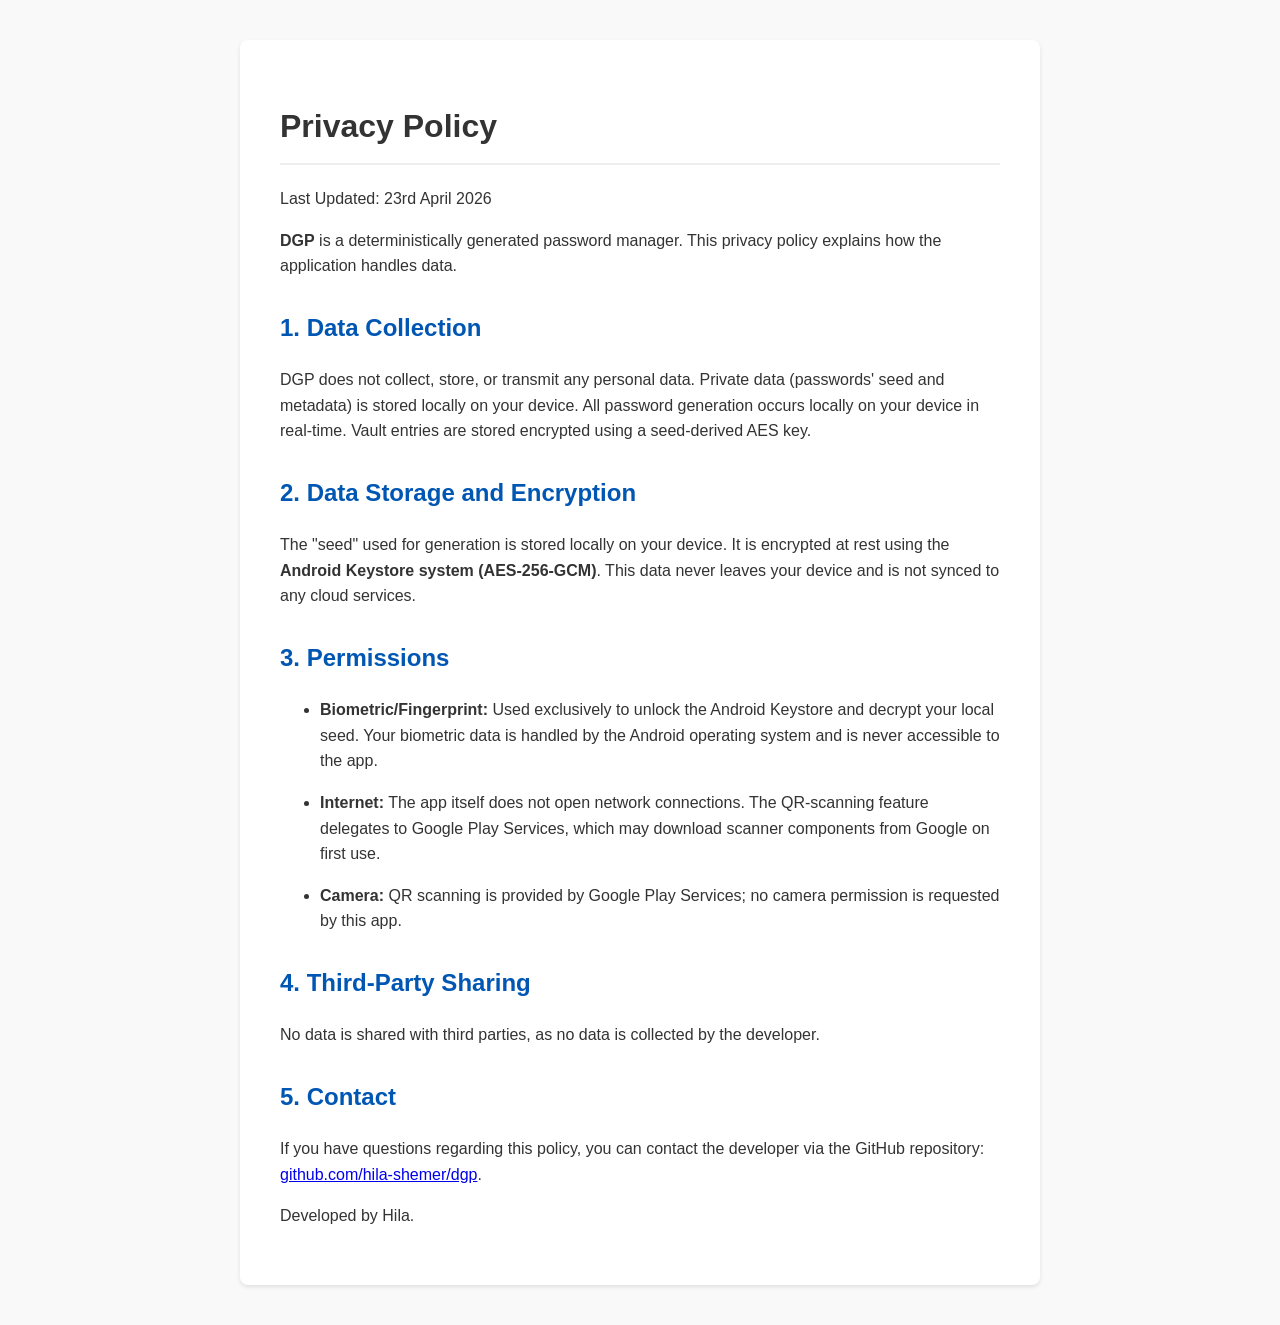
<file: privacy.html>
<!DOCTYPE html>
<html lang="en">
<head>
    <meta charset="UTF-8">
    <meta name="viewport" content="width=device-width, initial-scale=1.0">
    <title>Privacy Policy - DGP</title>
    <style>
        body {
            font-family: -apple-system, BlinkMacSystemFont, "Segoe UI", Roboto, Helvetica, Arial, sans-serif;
            line-height: 1.6;
            color: #333;
            max-width: 800px;
            margin: 40px auto;
            padding: 0 20px;
            background-color: #f9f9f9;
        }
        .container {
            background: white;
            padding: 40px;
            border-radius: 8px;
            box-shadow: 0 2px 4px rgba(0,0,0,0.1);
        }
        h1 { border-bottom: 2px solid #eee; padding-bottom: 10px; }
        h2 { margin-top: 30px; color: #0056b3; }
        p, li { margin-bottom: 1rem; }
    </style>
</head>
<body>
    <div class="container">
        <h1>Privacy Policy</h1>
        <p>Last Updated: 23rd April 2026</p>

        <p><strong>DGP</strong> is a deterministically generated password manager. This privacy policy explains how the application handles data.</p>

        <h2>1. Data Collection</h2>
        <p>DGP does not collect, store, or transmit any personal data. Private data (passwords' seed and metadata) is stored locally on your device. All password generation occurs locally on your device in real-time. Vault entries are stored encrypted using a seed-derived AES key.</p>

        <h2>2. Data Storage and Encryption</h2>
        <p>The "seed" used for generation is stored locally on your device. It is encrypted at rest using the <strong>Android Keystore system (AES-256-GCM)</strong>. This data never leaves your device and is not synced to any cloud services.</p>

        <h2>3. Permissions</h2>
        <ul>
            <li><strong>Biometric/Fingerprint:</strong> Used exclusively to unlock the Android Keystore and decrypt your local seed. Your biometric data is handled by the Android operating system and is never accessible to the app.</li>
            <li><strong>Internet:</strong> The app itself does not open network connections. The QR-scanning feature delegates to Google Play Services, which may download scanner components from Google on first use.</li>
            <li><strong>Camera:</strong> QR scanning is provided by Google Play Services; no camera permission is requested by this app.</li>
        </ul>

        <h2>4. Third-Party Sharing</h2>
        <p>No data is shared with third parties, as no data is collected by the developer.</p>

        <h2>5. Contact</h2>
        <p>If you have questions regarding this policy, you can contact the developer via the GitHub repository: <a href="https://github.com/hila-shemer/dgp">github.com/hila-shemer/dgp</a>.</p>
        
        <p>Developed by Hila.</p>
    </div>
</body>
</html>
</file>
